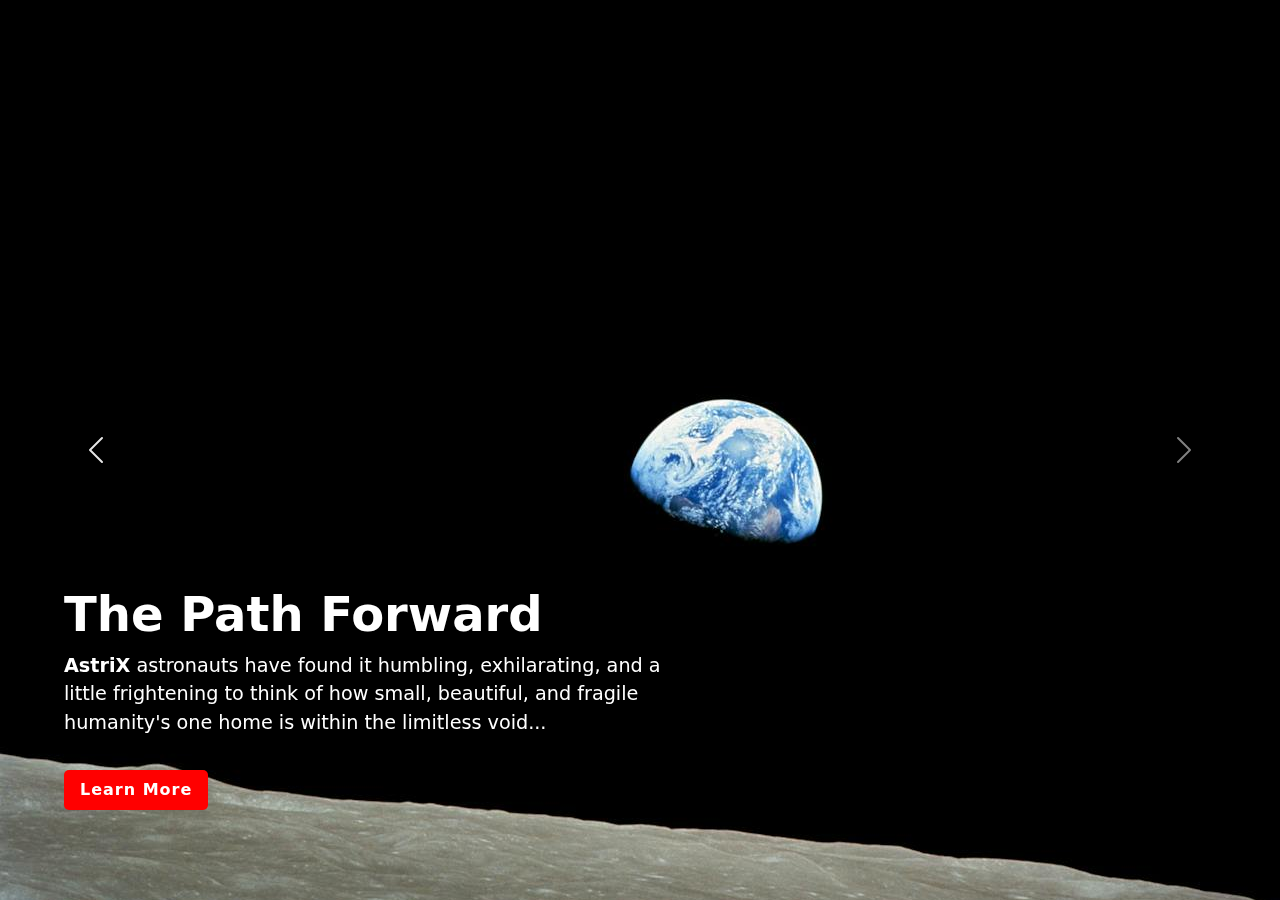
<file: explore_solarsystem.html>
<!DOCTYPE html>
<html lang="en">
  <head>
    <meta charset="UTF-8" />
    <meta name="viewport" content="width=device-width, initial-scale=1.0" />
    <title>Solar system</title>
    <link
      href="https://cdn.jsdelivr.net/npm/bootstrap@5.3.0-alpha1/dist/css/bootstrap.min.css"
      rel="stylesheet"
    />
    <style>
      .carousel-item {
        height: 100vh;
        position: relative;
        overflow: hidden;
      }

      .carousel-item img {
        width: 100%;
        height: 100%;
        object-fit: cover;
        animation: zoom 12s ease-in-out infinite;
      }

      /* Text container styles */
      .text-container {
        position: absolute;
        bottom: 10%;
        left: 5%;
        color: white;
        max-width: 50%;
      }

      .text-container h1 {
        font-size: 3rem;
        font-weight: bold;
      }

      .text-container p {
        font-size: 1.2rem;
      }

      .text-container a {
        font-size: 1rem;
        font-weight: bold;
        color: white;
        text-decoration: none;
        display: inline-block;
        letter-spacing: 1px;
        background-color: red;
        padding: 0.5rem 1rem;
        border-radius: 5px;
        margin-top: 1rem;
      }

      @keyframes zoom {
        0% {
          transform: scale(1.2);
        }
        50% {
          transform: scale(1);
        }
        100% {
          transform: scale(1.2);
        }
      }

      /* Responsive styles */
      @media (max-width: 768px) {
        .text-container h1 {
          font-size: 2rem;
        }

        .text-container p {
          font-size: 1rem;
        }
      }

      @media (max-width: 425px) {
        .text-container {
          max-width: 80%;
        }

        .text-container h1 {
          font-size: 1.5rem;
        }

        .text-container p {
          font-size: 0.9rem;
        }

        .text-container a {
          font-size: 0.8rem;
        }
      }
    </style>
  </head>
  <body>
    <div id="carouselExample" class="carousel slide" data-bs-ride="carousel">
      <div class="carousel-inner">
        <!-- Slide 1 -->

        <div class="carousel-item">
          <img src="img/beyond_stars.jpg" alt="Slide 1" />
          <div class="text-container">
            <h1>Beyond the Stars</h1>
            <p>
              Discovering the infinite possibilities that await us in the beyond
              the stars with groundbreaking technologies...
            </p>
            <a href="#learn-more">Learn More</a>
          </div>
        </div>
        <!--slide 2-->
        <div class="carousel-item active">
          <img src="img/earth.jpg" alt="Slide 2" />
          <div class="text-container">
            <h1>The Path Forward</h1>
            <p>
              <b>AstriX</b> astronauts have found it humbling, exhilarating, and
              a little frightening to think of how small, beautiful, and fragile
              humanity's one home is within the limitless void...
            </p>
            <a href="#learn-more">Learn More</a>
          </div>
        </div>

        <!-- Slide 3 -->
        <div class="carousel-item">
          <img src="img/moon.jpg" alt="Slide 3" />
          <div class="text-container">
            <h1>Exploring the Moon</h1>
            <p>
              <b>AstriX</b> the mysteries of the Moon unveiling secrets beneath
              the centered surface. Tracing Humanity's path to the Lunar
              frontier.
            </p>
            <a href="#learn-more">Learn More</a>
          </div>
        </div>
      </div>

      <!-- Carousel Controls -->
      <button
        class="carousel-control-prev"
        type="button"
        data-bs-target="#carouselExample"
        data-bs-slide="prev"
      >
        <span class="carousel-control-prev-icon" aria-hidden="true"></span>
        <span class="visually-hidden">Previous</span>
      </button>
      <button
        class="carousel-control-next"
        type="button"
        data-bs-target="#carouselExample"
        data-bs-slide="next"
      >
        <span class="carousel-control-next-icon" aria-hidden="true"></span>
        <span class="visually-hidden">Next</span>
      </button>
    </div>

    <script src="https://cdn.jsdelivr.net/npm/bootstrap@5.3.0-alpha1/dist/js/bootstrap.bundle.min.js"></script>
  </body>
</html>
</file>
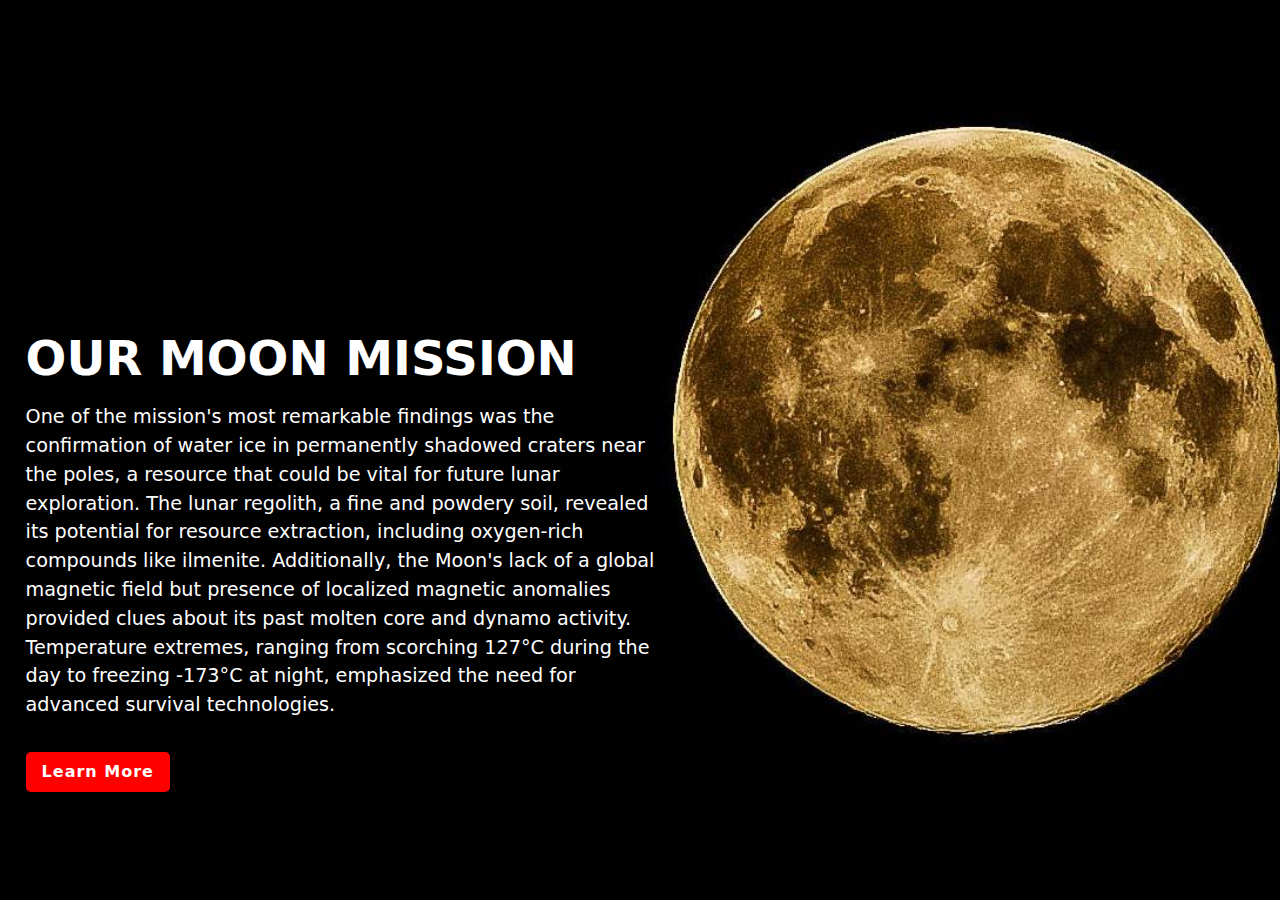
<file: header_explore1.html>
<!DOCTYPE html>
<html lang="en">
  <head>
    <meta charset="UTF-8" />
    <meta name="viewport" content="width=device-width, initial-scale=1.0" />
    <title>Earth Information Center</title>
    <link
      href="https://cdn.jsdelivr.net/npm/bootstrap@5.3.0-alpha1/dist/css/bootstrap.min.css"
      rel="stylesheet"
    />
    <style>
      /* Full-screen section */
      .hero-section {
        height: 100vh;
        position: relative;
        overflow: hidden;
      }

      /* Background image with animation */
      .hero-section img {
        width: 100%;
        height: 100%;
        object-fit: cover;
        animation: zoom 12s ease-in-out infinite;
      }

      /* Text content */
      .text-container {
        position: absolute;
        bottom: 12%;
        left: 2%;
        color: white;
        max-width: 50%;
      }

      .text-container h1 {
        font-size: 3rem;
        font-weight: bold;
      }

      .text-container p {
        font-size: 1.2rem;
        margin-top: 1rem;
      }

      .text-container a {
        font-size: 1rem;
        font-weight: bold;
        color: white;
        text-decoration: none;
        display: inline-block;
        background-color: red;
        padding: 0.5rem 1rem;
        border-radius: 5px;
        letter-spacing: 1px;
        margin-top: 1rem;
      }

      /* Zoom animation */
      @keyframes zoom {
        0% {
          transform: scale(1.2);
        }
        50% {
          transform: scale(1);
        }
        100% {
          transform: scale(1.2);
        }
      }

      /* Responsive styles */
      @media (max-width: 768px) {
        .text-container h1 {
          font-size: 2.5rem;
        }

        .text-container p {
          font-size: 1rem;
        }
      }

      @media (max-width: 425px) {
        .text-container {
          max-width: 80%;
        }

        .text-container h1 {
          font-size: 1.2rem;
        }

        .text-container p {
          font-size: 0.9rem;
        }

        .text-container a {
          font-size: 0.8rem;
        }
      }
    </style>
  </head>
  <body>
    <div class="hero-section">
      <img src="img/moon_mission .jpg" alt="Moon" />
      <div class="text-container">
        <h1>OUR MOON MISSION</h1>
        <p>
          One of the mission's most remarkable findings was the confirmation of
          water ice in permanently shadowed craters near the poles, a resource
          that could be vital for future lunar exploration. The lunar regolith,
          a fine and powdery soil, revealed its potential for resource
          extraction, including oxygen-rich compounds like ilmenite.
          Additionally, the Moon's lack of a global magnetic field but presence
          of localized magnetic anomalies provided clues about its past molten
          core and dynamo activity. Temperature extremes, ranging from scorching
          127°C during the day to freezing -173°C at night, emphasized the need
          for advanced survival technologies.
        </p>
        <a href="#explore">Learn More</a>
      </div>
    </div>

    <script src="https://cdn.jsdelivr.net/npm/bootstrap@5.3.0-alpha1/dist/js/bootstrap.bundle.min.js"></script>
  </body>
</html>
</file>
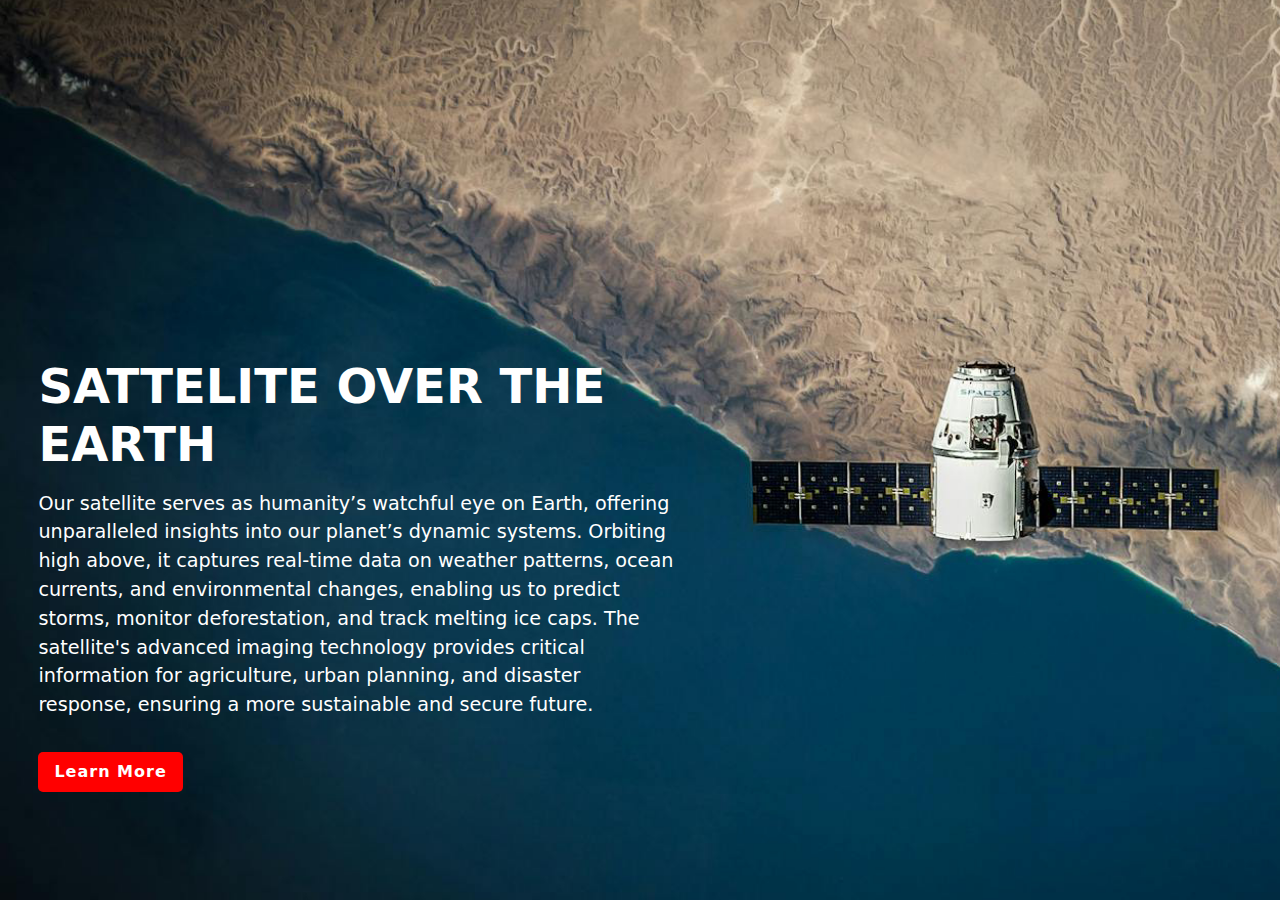
<file: header_explore2.html>
<!DOCTYPE html>
<html lang="en">
  <head>
    <meta charset="UTF-8" />
    <meta name="viewport" content="width=device-width, initial-scale=1.0" />
    <title>Earth Information Center</title>
    <link
      href="https://cdn.jsdelivr.net/npm/bootstrap@5.3.0-alpha1/dist/css/bootstrap.min.css"
      rel="stylesheet"
    />
    <style>
      /* Full-screen section */
      .hero-section {
        height: 100vh;
        position: relative;
        overflow: hidden;
      }

      /* Background image with animation */
      .hero-section img {
        width: 100%;
        height: 100%;
        object-fit: cover;
        animation: zoom 12s ease-in-out infinite;
      }

      /* Text content */
      .text-container {
        position: absolute;
        bottom: 12%;
        left: 3%;
        color: #fff;
        max-width: 50%;
      }

      .text-container h1 {
        font-size: 3rem;
        font-weight: bold;
      }

      .text-container p {
        font-size: 1.2rem;
        margin-top: 1rem;
      }

      .text-container a {
        font-size: 1rem;
        font-weight: bold;
        color: white;
        text-decoration: none;
        display: inline-block;
        background-color: red;
        padding: 0.5rem 1rem;
        border-radius: 5px;
        letter-spacing: 1px;
        margin-top: 1rem;
      }

      /* Zoom animation */
      @keyframes zoom {
        0% {
          transform: scale(1.2);
        }
        50% {
          transform: scale(1);
        }
        100% {
          transform: scale(1.2);
        }
      }

      /* Responsive styles */
      @media (max-width: 768px) {
        .text-container h1 {
          font-size: 2.5rem;
        }

        .text-container p {
          font-size: 1rem;
        }
      }

      @media (max-width: 425px) {
        .text-container {
          max-width: 80%;
        }

        .text-container h1 {
          font-size: 1.2rem;
        }

        .text-container p {
          font-size: 0.9rem;
        }

        .text-container a {
          font-size: 0.8rem;
        }
      }
    </style>
  </head>
  <body>
    <div class="hero-section">
      <img src="img/earth_mission.jpg" alt="earth" />
      <div class="text-container">
        <h1>SATTELITE OVER THE EARTH</h1>
        <p>
          Our satellite serves as humanity’s watchful eye on Earth, offering
          unparalleled insights into our planet’s dynamic systems. Orbiting high
          above, it captures real-time data on weather patterns, ocean currents,
          and environmental changes, enabling us to predict storms, monitor
          deforestation, and track melting ice caps. The satellite's advanced
          imaging technology provides critical information for agriculture,
          urban planning, and disaster response, ensuring a more sustainable and
          secure future.
        </p>
        <a href="#explore">Learn More</a>
      </div>
    </div>

    <script src="https://cdn.jsdelivr.net/npm/bootstrap@5.3.0-alpha1/dist/js/bootstrap.bundle.min.js"></script>
  </body>
</html>
</file>
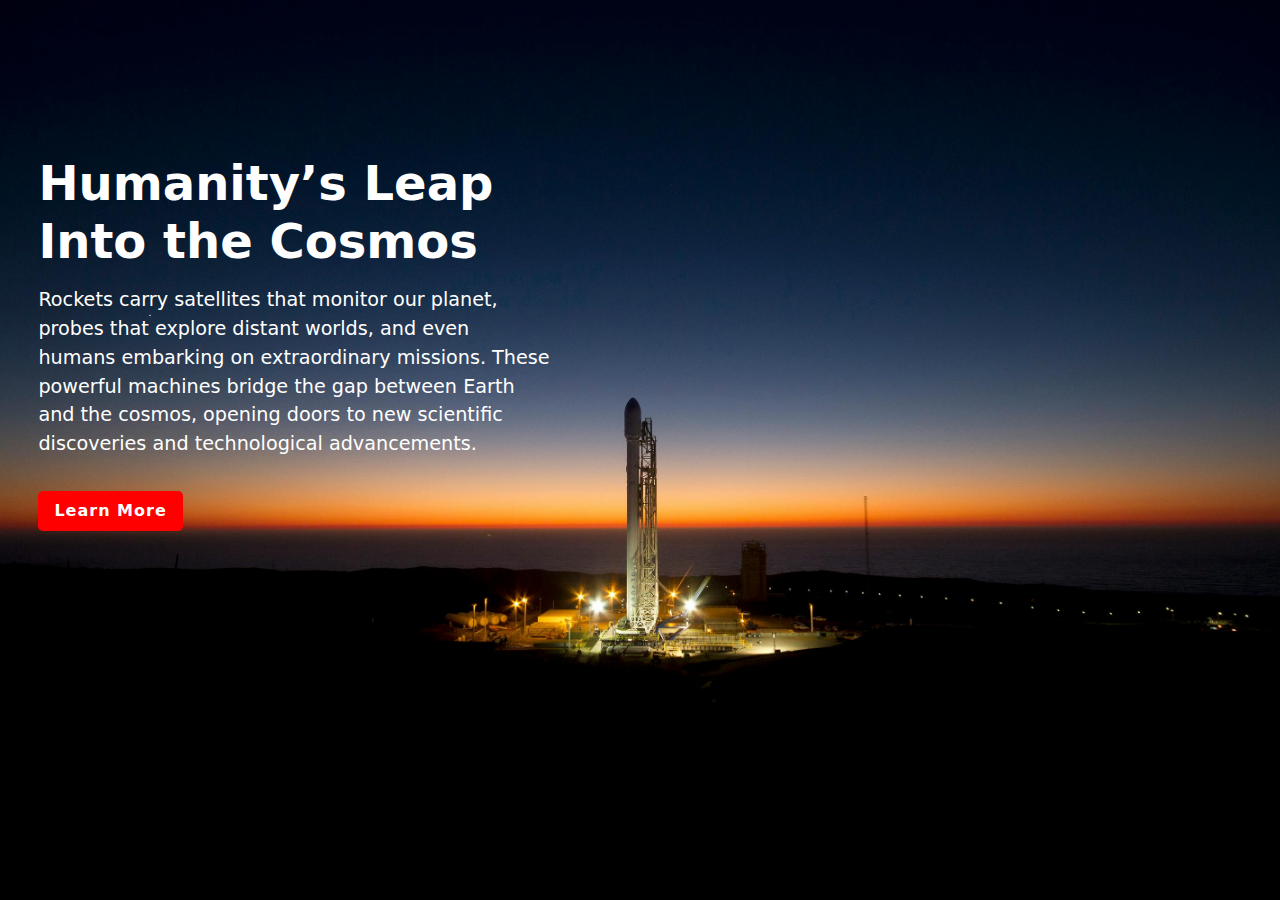
<file: header_explore3.html>
<!DOCTYPE html>
<html lang="en">
  <head>
    <meta charset="UTF-8" />
    <meta name="viewport" content="width=device-width, initial-scale=1.0" />
    <title>Earth Information Center</title>
    <link
      href="https://cdn.jsdelivr.net/npm/bootstrap@5.3.0-alpha1/dist/css/bootstrap.min.css"
      rel="stylesheet"
    />
    <style>
      /* Full-screen section */
      .hero-section {
        height: 100vh;
        position: relative;
        overflow: hidden;
      }

      /* Background image with animation */
      .hero-section img {
        width: 100%;
        height: 100%;
        object-fit: cover;
        animation: zoom 18s ease-in-out infinite;
      }

      /* Text content */
      .text-container {
        position: absolute;
        bottom: 41%;
        left: 3%;
        color: #fff;
        max-width: 40%;
      }

      .text-container h1 {
        font-size: 3rem;
        font-weight: bold;
      }

      .text-container p {
        font-size: 1.2rem;
        margin-top: 1rem;
      }

      .text-container a {
        font-size: 1rem;
        font-weight: bold;
        color: white;
        text-decoration: none;
        display: inline-block;
        background-color: red;
        padding: 0.5rem 1rem;
        border-radius: 5px;
        letter-spacing: 1px;
        margin-top: 1rem;
      }

      /* Zoom animation */
      @keyframes zoom {
        0% {
          transform: scale(1.2);
        }
        50% {
          transform: scale(1);
        }
        100% {
          transform: scale(1.2);
        }
      }

      /* Responsive styles */
      @media (max-width: 768px) {
        .text-container h1 {
          font-size: 2.5rem;
        }

        .text-container p {
          font-size: 1rem;
        }
      }

      @media (max-width: 425px) {
        .text-container {
          max-width: 80%;
        }

        .text-container h1 {
          font-size: 1.2rem;
        }

        .text-container p {
          font-size: 0.9rem;
        }

        .text-container a {
          font-size: 0.8rem;
        }
      }
    </style>
  </head>
  <body>
    <div class="hero-section">
      <img src="img/launch_mission.jpg" alt="earth" />
      <div class="text-container">
        <h1>Humanity’s Leap Into the Cosmos</h1>
        <p>
          Rockets carry satellites that monitor our planet, probes that explore
          distant worlds, and even humans embarking on extraordinary missions.
          These powerful machines bridge the gap between Earth and the cosmos,
          opening doors to new scientific discoveries and technological
          advancements.
        </p>
        <a href="#explore">Learn More</a>
      </div>
    </div>

    <script src="https://cdn.jsdelivr.net/npm/bootstrap@5.3.0-alpha1/dist/js/bootstrap.bundle.min.js"></script>
  </body>
</html>
</file>
